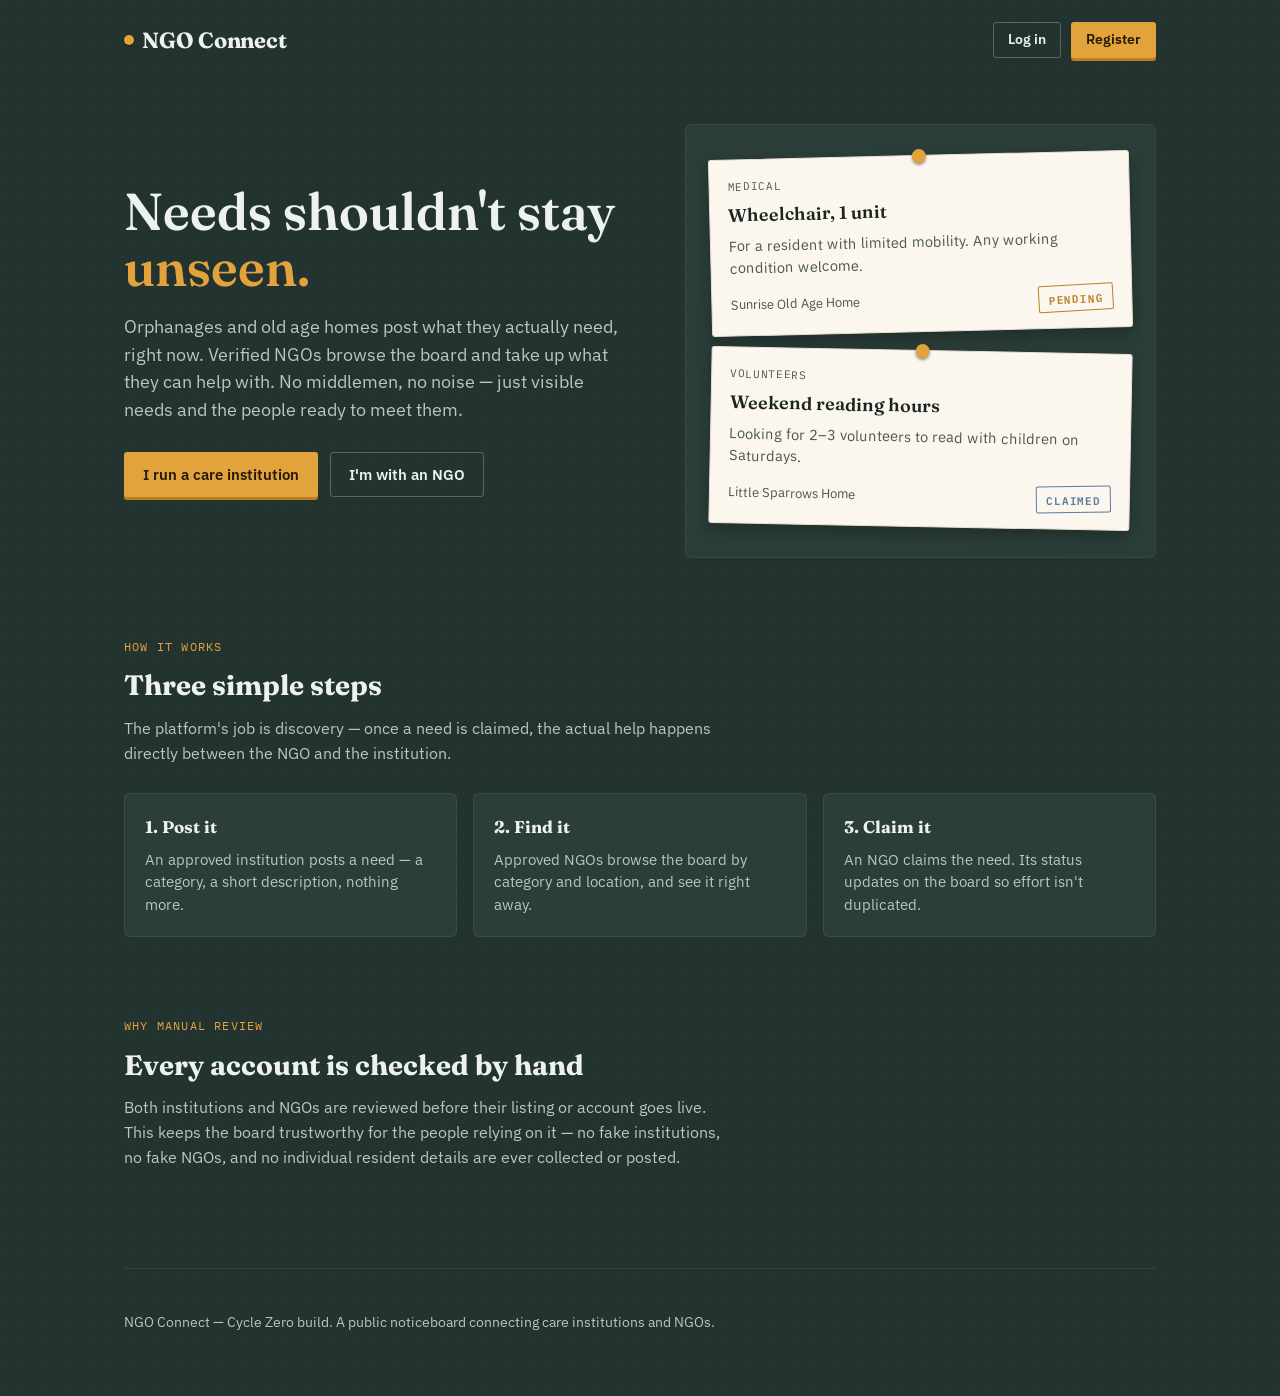
<file: index.html>
<!DOCTYPE html>
<html lang="en">
<head>
<meta charset="UTF-8">
<meta name="viewport" content="width=device-width, initial-scale=1.0">
<title>NGO Connect — a shared noticeboard for care institutions</title>
<meta name="description" content="Orphanages and old age homes post what they need. Verified NGOs find it and take it up.">
<link rel="stylesheet" href="css/style.css">
</head>
<body>

<div class="wrap">
  <header class="site">
    <a class="brand" href="index.html"><span class="pin-dot"></span> NGO Connect</a>
    <nav class="site-nav">
      <a class="btn btn-ghost btn-sm" href="login.html">Log in</a>
      <a class="btn btn-primary btn-sm" href="signup.html">Register</a>
    </nav>
  </header>

  <section class="hero">
    <div>
      <h1>Needs shouldn't stay <em>unseen.</em></h1>
      <p class="lede">
        Orphanages and old age homes post what they actually need, right now.
        Verified NGOs browse the board and take up what they can help with.
        No middlemen, no noise — just visible needs and the people ready to meet them.
      </p>
      <div class="hero-ctas">
        <a class="btn btn-primary" href="signup.html?role=institution">I run a care institution</a>
        <a class="btn btn-ghost" href="signup.html?role=ngo">I'm with an NGO</a>
      </div>
    </div>

    <div class="board-preview" aria-hidden="true">
      <div class="card tilt-l">
        <span class="pin"></span>
        <div class="cat">Medical</div>
        <h3>Wheelchair, 1 unit</h3>
        <p>For a resident with limited mobility. Any working condition welcome.</p>
        <div class="meta">
          <span>Sunrise Old Age Home</span>
          <span class="stamp stamp-pending">Pending</span>
        </div>
      </div>
      <div class="card tilt-r">
        <span class="pin"></span>
        <div class="cat">Volunteers</div>
        <h3>Weekend reading hours</h3>
        <p>Looking for 2–3 volunteers to read with children on Saturdays.</p>
        <div class="meta">
          <span>Little Sparrows Home</span>
          <span class="stamp stamp-claimed">Claimed</span>
        </div>
      </div>
    </div>
  </section>

  <section>
    <div class="section-head">
      <div class="eyebrow">How it works</div>
      <h2>Three simple steps</h2>
      <p>The platform's job is discovery — once a need is claimed, the actual help happens directly between the NGO and the institution.</p>
    </div>
    <div class="grid-3">
      <div class="panel">
        <h3>1. Post it</h3>
        <p>An approved institution posts a need — a category, a short description, nothing more.</p>
      </div>
      <div class="panel">
        <h3>2. Find it</h3>
        <p>Approved NGOs browse the board by category and location, and see it right away.</p>
      </div>
      <div class="panel">
        <h3>3. Claim it</h3>
        <p>An NGO claims the need. Its status updates on the board so effort isn't duplicated.</p>
      </div>
    </div>
  </section>

  <section>
    <div class="section-head">
      <div class="eyebrow">Why manual review</div>
      <h2>Every account is checked by hand</h2>
      <p>
        Both institutions and NGOs are reviewed before their listing or account goes live.
        This keeps the board trustworthy for the people relying on it — no fake institutions,
        no fake NGOs, and no individual resident details are ever collected or posted.
      </p>
    </div>
  </section>

  <footer class="site">
    <p>NGO Connect — Cycle Zero build. A public noticeboard connecting care institutions and NGOs.</p>
  </footer>
</div>

</body>
</html>
</file>
<file: css/style.css>
/* ============================================================
   NGO Connect — design tokens
   Metaphor: a community noticeboard. Requirements are index
   cards pinned to a board; status is a stamped badge.
   ============================================================ */

@import url('https://fonts.googleapis.com/css2?family=Fraunces:opsz,wght@9..144,400;9..144,600;9..144,700&family=IBM+Plex+Sans:wght@400;500;600&family=IBM+Plex+Mono:wght@500;600&display=swap');

:root {
  --board:      #223330;   /* deep teal-charcoal board background */
  --board-2:    #2b3e3a;   /* slightly lighter board panel */
  --card:       #fbf7ef;   /* warm paper card */
  --card-edge:  #e9e0cd;
  --ink:        #1b2420;   /* near-black text on cards */
  --ink-soft:   #4a5650;
  --paper-text: #eef2ef;   /* text on the dark board */
  --paper-text-soft: #b9c6c1;

  --marigold:   #e2a33d;   /* pin / primary accent / pending */
  --marigold-dk:#b97f22;
  --dusty-blue: #5b7c99;   /* claimed */
  --sage:       #6b8f71;   /* done */
  --rose:       #c97064;   /* danger / errors */

  --radius: 3px;
  --radius-lg: 6px;
  --shadow-card: 0 6px 16px rgba(0,0,0,0.28), 0 1px 0 rgba(255,255,255,0.4) inset;

  --font-display: 'Fraunces', Georgia, serif;
  --font-body: 'IBM Plex Sans', -apple-system, sans-serif;
  --font-mono: 'IBM Plex Mono', ui-monospace, monospace;
}

* { box-sizing: border-box; }

html { -webkit-text-size-adjust: 100%; }

body {
  margin: 0;
  background: var(--board);
  background-image:
    radial-gradient(circle at 1px 1px, rgba(255,255,255,0.035) 1px, transparent 0);
  background-size: 22px 22px;
  color: var(--paper-text);
  font-family: var(--font-body);
  line-height: 1.55;
  min-height: 100vh;
}

a { color: inherit; }

/* ---------- layout shell ---------- */
.wrap {
  max-width: 1080px;
  margin: 0 auto;
  padding: 0 24px;
}

header.site {
  padding: 22px 0 10px;
  display: flex;
  align-items: center;
  justify-content: space-between;
  gap: 16px;
}

.brand {
  font-family: var(--font-display);
  font-weight: 700;
  font-size: 22px;
  letter-spacing: -0.01em;
  color: var(--paper-text);
  text-decoration: none;
  display: flex;
  align-items: center;
  gap: 8px;
}
.brand .pin-dot {
  width: 10px; height: 10px; border-radius: 50%;
  background: var(--marigold);
  box-shadow: 0 1px 2px rgba(0,0,0,0.4);
  flex-shrink: 0;
}

nav.site-nav { display: flex; gap: 10px; align-items: center; }

/* ---------- buttons ---------- */
.btn {
  font-family: var(--font-body);
  font-weight: 600;
  font-size: 15px;
  padding: 10px 18px;
  border-radius: var(--radius);
  border: 1px solid transparent;
  cursor: pointer;
  text-decoration: none;
  display: inline-flex;
  align-items: center;
  gap: 8px;
  min-height: 44px;
  transition: transform 0.08s ease, box-shadow 0.15s ease;
}
.btn:active { transform: translateY(1px); }
.btn:focus-visible {
  outline: 3px solid var(--marigold);
  outline-offset: 2px;
}

.btn-primary {
  background: var(--marigold);
  color: #241a06;
  box-shadow: 0 3px 0 var(--marigold-dk);
}
.btn-primary:hover { filter: brightness(1.05); }

.btn-ghost {
  background: transparent;
  color: var(--paper-text);
  border-color: rgba(255,255,255,0.25);
}
.btn-ghost:hover { border-color: rgba(255,255,255,0.5); }

.btn-danger {
  background: transparent;
  color: var(--rose);
  border-color: var(--rose);
}

.btn-block { width: 100%; justify-content: center; }
.btn-sm { min-height: 36px; padding: 6px 14px; font-size: 14px; }

/* ---------- hero ---------- */
.hero {
  padding: 56px 0 40px;
  display: grid;
  gap: 40px;
}
@media (min-width: 860px) {
  .hero { grid-template-columns: 1.05fr 0.95fr; align-items: center; }
}

.hero h1 {
  font-family: var(--font-display);
  font-size: clamp(34px, 5vw, 52px);
  line-height: 1.06;
  font-weight: 600;
  margin: 0 0 18px;
  color: var(--paper-text);
}
.hero h1 em {
  font-style: normal;
  color: var(--marigold);
}
.hero p.lede {
  font-size: 18px;
  color: var(--paper-text-soft);
  max-width: 46ch;
  margin: 0 0 28px;
}
.hero-ctas { display: flex; gap: 12px; flex-wrap: wrap; }

/* ---------- board preview (index cards pinned) ---------- */
.board-preview {
  position: relative;
  background: var(--board-2);
  border-radius: var(--radius-lg);
  padding: 30px 24px;
  border: 1px solid rgba(255,255,255,0.06);
  display: grid;
  gap: 18px;
}

.card {
  background: var(--card);
  color: var(--ink);
  border-radius: var(--radius);
  padding: 18px 18px 16px;
  box-shadow: var(--shadow-card);
  position: relative;
  border: 1px solid var(--card-edge);
}
.card.tilt-l { transform: rotate(-1.4deg); }
.card.tilt-r { transform: rotate(1.1deg); }

.card .pin {
  position: absolute;
  top: -7px; left: 50%;
  transform: translateX(-50%);
  width: 14px; height: 14px;
  border-radius: 50%;
  background: var(--marigold);
  box-shadow: 0 2px 3px rgba(0,0,0,0.4);
}

.card .cat {
  font-family: var(--font-mono);
  font-size: 11px;
  text-transform: uppercase;
  letter-spacing: 0.06em;
  color: var(--ink-soft);
  margin-bottom: 6px;
}
.card h3 {
  font-family: var(--font-display);
  font-size: 18px;
  margin: 0 0 6px;
  font-weight: 600;
}
.card p {
  margin: 0 0 12px;
  font-size: 14.5px;
  color: var(--ink-soft);
}
.card .meta {
  font-size: 13px;
  color: var(--ink-soft);
  display: flex;
  justify-content: space-between;
  align-items: center;
  gap: 10px;
}

/* ---------- stamp badge ---------- */
.stamp {
  font-family: var(--font-mono);
  font-size: 11px;
  font-weight: 600;
  letter-spacing: 0.08em;
  text-transform: uppercase;
  padding: 4px 9px;
  border-radius: 2px;
  border: 1.5px solid currentColor;
  display: inline-block;
  transform: rotate(-2deg);
}
.stamp-pending { color: var(--marigold-dk); }
.stamp-claimed { color: var(--dusty-blue); }
.stamp-done    { color: var(--sage); }

/* ---------- generic sections ---------- */
section { padding: 40px 0; }
.section-head { max-width: 60ch; margin-bottom: 28px; }
.section-head .eyebrow {
  font-family: var(--font-mono);
  font-size: 12px;
  letter-spacing: 0.1em;
  text-transform: uppercase;
  color: var(--marigold);
  margin-bottom: 8px;
}
.section-head h2 {
  font-family: var(--font-display);
  font-size: 28px;
  margin: 0 0 8px;
}
.section-head p { color: var(--paper-text-soft); margin: 0; }

.grid-3 {
  display: grid;
  gap: 16px;
  grid-template-columns: 1fr;
}
@media (min-width: 720px) { .grid-3 { grid-template-columns: repeat(3, 1fr); } }

.panel {
  background: var(--board-2);
  border: 1px solid rgba(255,255,255,0.07);
  border-radius: var(--radius-lg);
  padding: 20px;
}
.panel h3 {
  font-family: var(--font-display);
  font-size: 17px;
  margin: 0 0 8px;
}
.panel p { color: var(--paper-text-soft); font-size: 14.5px; margin: 0; }

footer.site {
  padding: 30px 0 50px;
  color: var(--paper-text-soft);
  font-size: 13.5px;
  border-top: 1px solid rgba(255,255,255,0.08);
  margin-top: 30px;
}

/* ---------- forms (auth pages) ---------- */
.auth-shell {
  min-height: 100vh;
  display: flex;
  align-items: center;
  justify-content: center;
  padding: 40px 20px;
}
.auth-card {
  background: var(--card);
  color: var(--ink);
  width: 100%;
  max-width: 440px;
  border-radius: var(--radius-lg);
  padding: 34px 30px;
  box-shadow: var(--shadow-card);
}
.auth-card h1 {
  font-family: var(--font-display);
  font-size: 26px;
  margin: 0 0 6px;
}
.auth-card .sub { color: var(--ink-soft); font-size: 14.5px; margin: 0 0 24px; }

.field { margin-bottom: 16px; }
.field label {
  display: block;
  font-size: 13.5px;
  font-weight: 600;
  margin-bottom: 6px;
  color: var(--ink);
}
.field input,
.field select,
.field textarea {
  width: 100%;
  font-family: var(--font-body);
  font-size: 15px;
  padding: 11px 12px;
  border-radius: var(--radius);
  border: 1.5px solid var(--card-edge);
  background: #fff;
  color: var(--ink);
  min-height: 44px;
}
.field textarea { min-height: 90px; resize: vertical; }
.field input:focus, .field select:focus, .field textarea:focus {
  outline: 2px solid var(--marigold);
  outline-offset: 1px;
  border-color: var(--marigold);
}

.password-wrap { position: relative; }
.password-wrap input { padding-right: 64px; }
.password-toggle {
  position: absolute;
  top: 50%;
  right: 6px;
  transform: translateY(-50%);
  background: transparent;
  border: none;
  color: var(--dusty-blue);
  font-family: var(--font-body);
  font-size: 13px;
  font-weight: 600;
  cursor: pointer;
  padding: 6px 8px;
  min-height: 32px;
}
.password-toggle:hover { text-decoration: underline; }
.password-toggle:focus-visible {
  outline: 2px solid var(--marigold);
  outline-offset: 1px;
}

.role-toggle {
  display: grid;
  grid-template-columns: 1fr 1fr;
  gap: 10px;
  margin-bottom: 20px;
}
.role-toggle label {
  border: 1.5px solid var(--card-edge);
  border-radius: var(--radius);
  padding: 12px 10px;
  text-align: center;
  font-size: 14px;
  font-weight: 600;
  cursor: pointer;
  color: var(--ink-soft);
}
.role-toggle input { display: none; }
.role-toggle input:checked + span {
  color: var(--ink);
}
.role-toggle label:has(input:checked) {
  border-color: var(--marigold);
  background: #fdf2de;
  color: var(--ink);
}

.form-note {
  font-size: 13px;
  color: var(--ink-soft);
  margin-top: 18px;
  text-align: center;
}
.form-note a { color: var(--dusty-blue); font-weight: 600; text-decoration: none; }

.alert {
  font-size: 14px;
  padding: 10px 14px;
  border-radius: var(--radius);
  margin-bottom: 16px;
}
.alert-error { background: #fbe6e3; color: #8a3227; border: 1px solid #edb5ab; }
.alert-ok    { background: #e7f0e5; color: #3c5c3e; border: 1px solid #b9d4b4; }

/* ---------- dashboard ---------- */
.dash-header {
  display: flex; align-items: center; justify-content: space-between;
  flex-wrap: wrap; gap: 14px;
  padding: 26px 0 10px;
}
.dash-header h1 { font-family: var(--font-display); font-size: 26px; margin: 0; }
.badge-role {
  font-family: var(--font-mono);
  font-size: 11px;
  text-transform: uppercase;
  letter-spacing: 0.06em;
  padding: 4px 9px;
  border-radius: 2px;
  background: rgba(226,163,61,0.15);
  color: var(--marigold);
  border: 1px solid rgba(226,163,61,0.4);
}
.pending-note {
  background: var(--board-2);
  border: 1px dashed rgba(226,163,61,0.5);
  border-radius: var(--radius-lg);
  padding: 16px 18px;
  color: var(--paper-text-soft);
  font-size: 14.5px;
  margin: 18px 0;
}

.board {
  display: grid;
  gap: 18px;
  grid-template-columns: 1fr;
  padding-bottom: 60px;
}
@media (min-width: 700px) { .board { grid-template-columns: repeat(2, 1fr); } }
@media (min-width: 1000px) { .board { grid-template-columns: repeat(3, 1fr); } }

.req-card { display: flex; flex-direction: column; gap: 10px; }
.req-card .top-row { display: flex; justify-content: space-between; align-items: flex-start; gap: 10px; }
.req-card .inst-name { font-size: 13px; color: var(--ink-soft); }
.req-card .actions { margin-top: 4px; display: flex; gap: 8px; }
.req-card .contact-line { font-size: 13px; color: var(--ink-soft); word-break: break-word; }

.empty-state {
  text-align: center;
  padding: 60px 20px;
  color: var(--paper-text-soft);
}
.empty-state .glyph { font-size: 34px; margin-bottom: 10px; }

.compose {
  background: var(--board-2);
  border: 1px solid rgba(255,255,255,0.08);
  border-radius: var(--radius-lg);
  padding: 22px;
  margin: 20px 0 34px;
}
.compose h2 { font-family: var(--font-display); font-size: 19px; margin: 0 0 14px; }
.compose .field label { color: var(--paper-text); }
.compose .field input, .compose .field select, .compose .field textarea {
  background: var(--card);
}

.visually-hidden {
  position: absolute; width: 1px; height: 1px; overflow: hidden;
  clip: rect(0,0,0,0); white-space: nowrap;
}

@media (prefers-reduced-motion: reduce) {
  * { animation: none !important; transition: none !important; }
}
</file>
